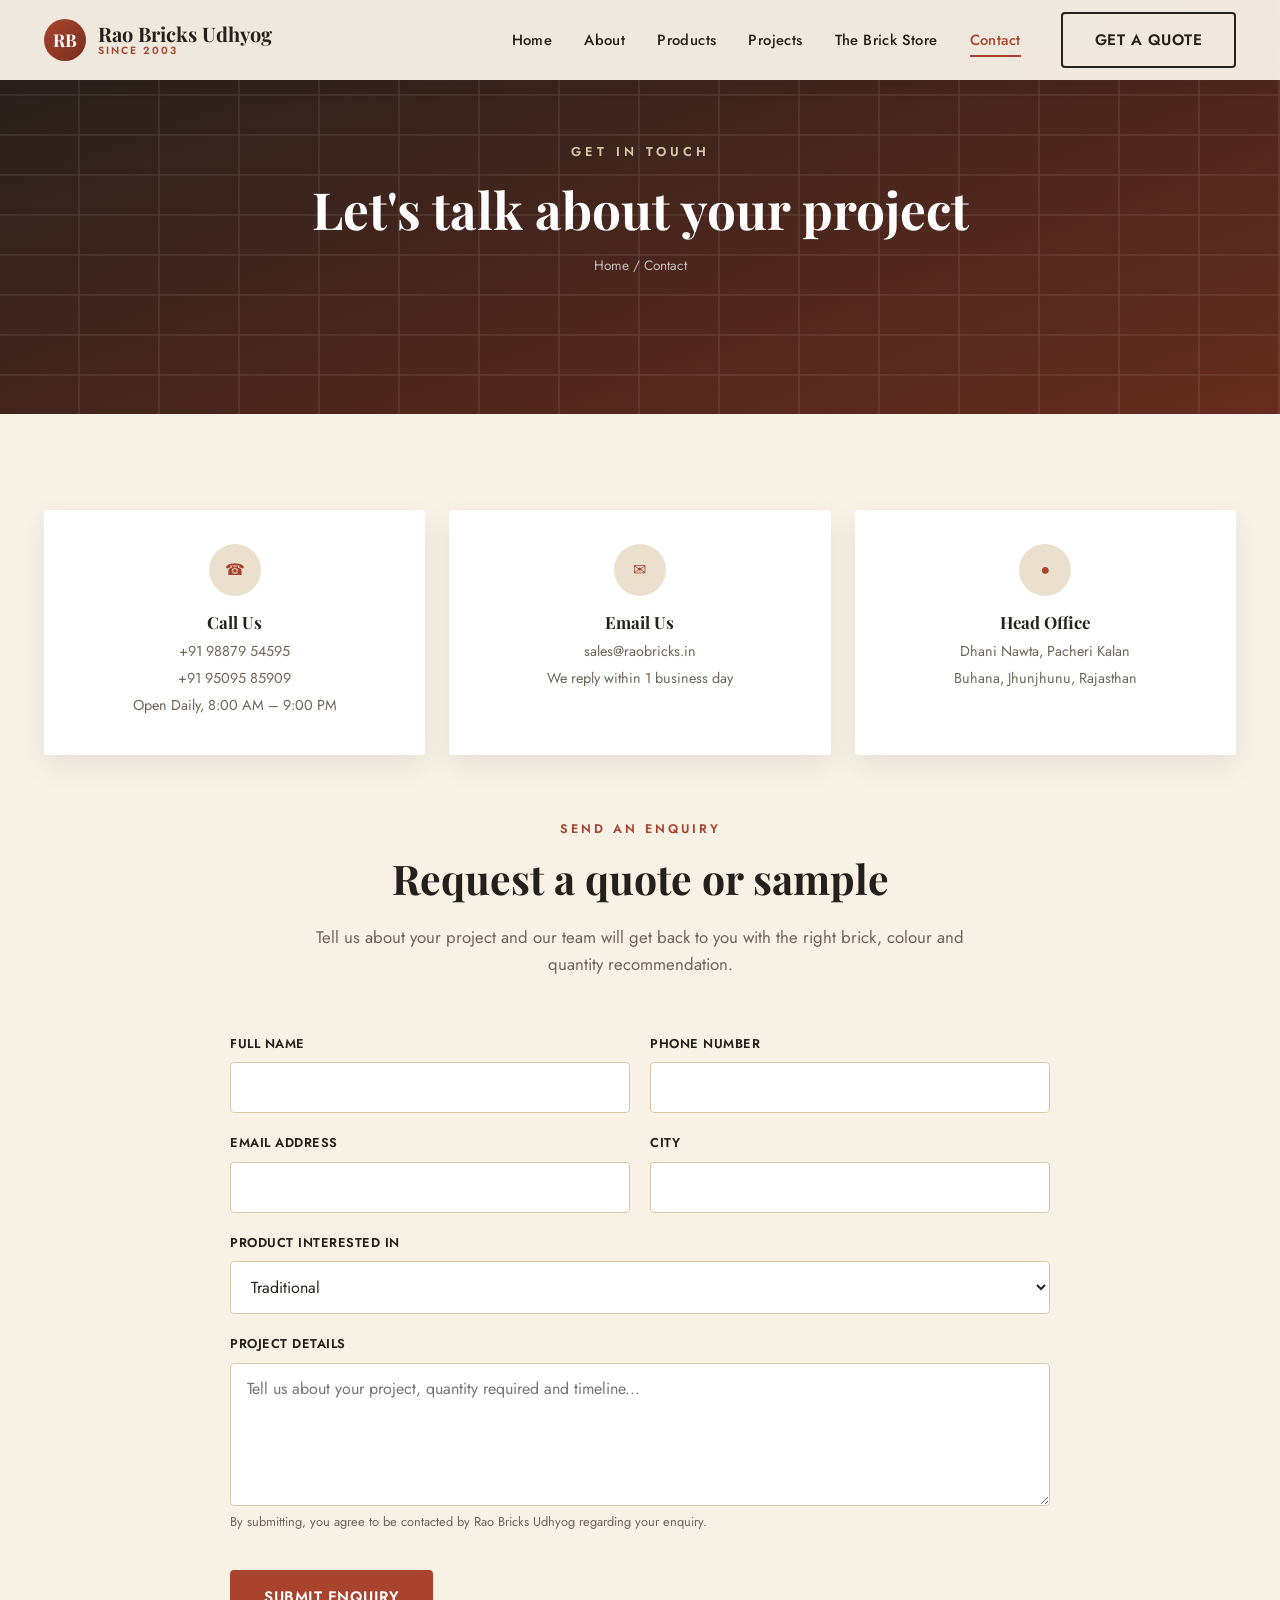
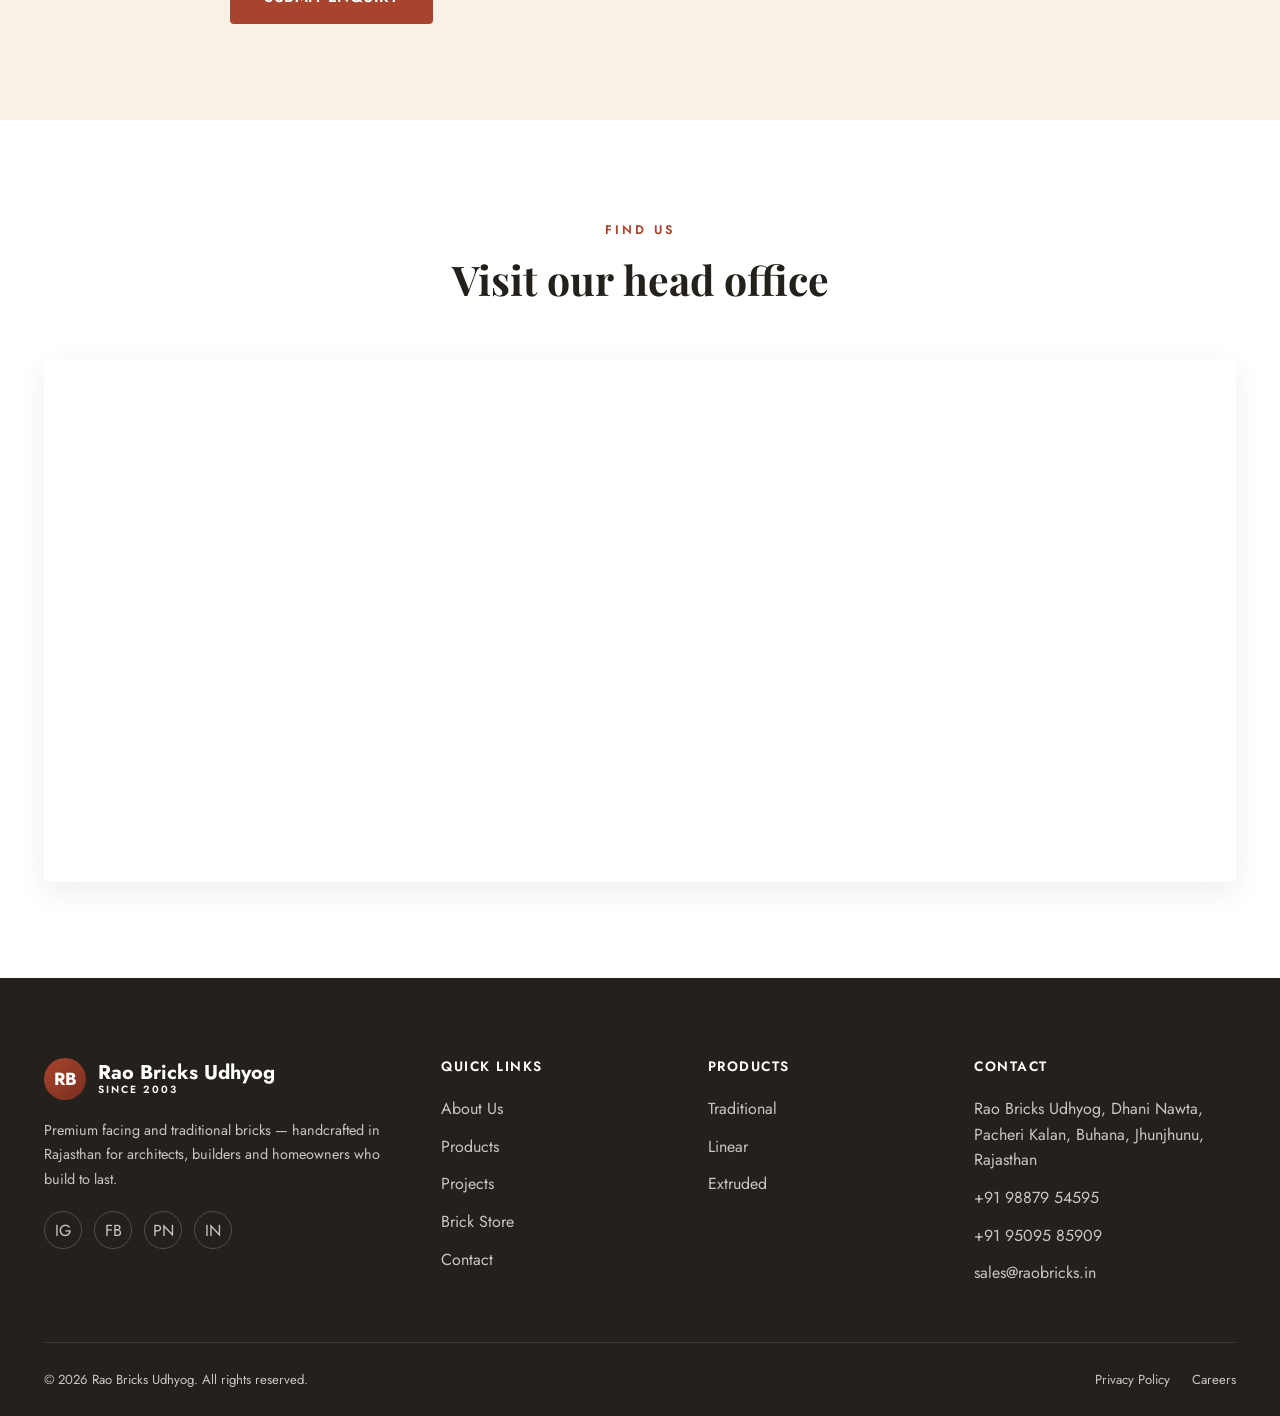
<file: contact.html>
<!DOCTYPE html>
<html lang="en">
<head>
<meta charset="UTF-8">
<meta name="viewport" content="width=device-width, initial-scale=1.0">
<title>Contact Us | Rao Bricks Udhyog</title>
<meta name="description" content="Get in touch with Rao Bricks Udhyog in Jhunjhunu, Rajasthan for product enquiries, sample requests and project support.">
<link rel="icon" href="data:image/svg+xml,<svg xmlns=%22http://www.w3.org/2000/svg%22 viewBox=%220 0 100 100%22><rect width=%22100%22 height=%22100%22 rx=%2220%22 fill=%22%23a8442e%22/><text x=%2250%22 y=%2266%22 font-size=%2255%22 fill=%22white%22 text-anchor=%22middle%22 font-family=%22Georgia%22>R</text></svg>">
<link rel="preconnect" href="https://fonts.googleapis.com">
<link href="https://fonts.googleapis.com/css2?family=Playfair+Display:ital,wght@0,600;0,700;1,600&family=Jost:wght@400;500;600;700&display=swap" rel="stylesheet">
<link rel="stylesheet" href="css/style.css">
</head>
<body>

<header class="site-header solid">
  <div class="container">
    <a href="index.html" class="logo">
      <span class="logo-mark">RB</span>
      <span class="logo-text"><strong>Rao Bricks Udhyog</strong><span>Since 2003</span></span>
    </a>
    <nav class="main-nav">
      <ul class="nav-links">
        <li><a href="index.html">Home</a></li>
        <li><a href="about.html">About</a></li>
        <li><a href="products.html">Products</a></li>
        <li><a href="gallery.html">Projects</a></li>
        <li><a href="locations.html">The Brick Store</a></li>
        <li><a href="contact.html" class="active">Contact</a></li>
      </ul>
      <div class="nav-cta">
        <a href="tel:+919887954595" class="btn btn-dark">Get a Quote</a>
      </div>
    </nav>
    <button class="nav-toggle" aria-label="Toggle navigation"><span></span><span></span><span></span></button>
  </div>
</header>

<div class="page-banner">
  <div class="brick-pattern"></div>
  <div class="page-banner-content">
    <span class="eyebrow">Get In Touch</span>
    <h1>Let's talk about your project</h1>
    <div class="breadcrumb"><a href="index.html">Home</a> / Contact</div>
  </div>
</div>

<section>
  <div class="container">
    <div class="contact-info-grid reveal">
      <div class="info-card">
        <div class="icon">&#9742;</div>
        <h3>Call Us</h3>
        <p><a href="tel:+919887954595">+91 98879 54595</a></p>
        <p><a href="tel:+919509585909">+91 95095 85909</a></p>
        <p>Open Daily, 8:00 AM – 9:00 PM</p>
      </div>
      <div class="info-card">
        <div class="icon">&#9993;</div>
        <h3>Email Us</h3>
        <p><a href="mailto:sales@raobricks.in">sales@raobricks.in</a></p>
        <p>We reply within 1 business day</p>
      </div>
      <div class="info-card">
        <div class="icon">&#9679;</div>
        <h3>Head Office</h3>
        <p>Dhani Nawta, Pacheri Kalan</p>
        <p>Buhana, Jhunjhunu, Rajasthan</p>
      </div>
    </div>

    <div class="section-heading reveal">
      <span class="eyebrow">Send an Enquiry</span>
      <h2>Request a quote or sample</h2>
      <p>Tell us about your project and our team will get back to you with the right brick, colour and quantity recommendation.</p>
    </div>

    <div style="max-width:820px; margin:0 auto;" class="reveal">
      <div class="form-success">Thank you! Your enquiry has been received — our team will contact you shortly.</div>
      <form id="contact-form">
        <div class="form-grid">
          <div class="form-field">
            <label for="name">Full Name</label>
            <input type="text" id="name" name="name" required>
          </div>
          <div class="form-field">
            <label for="phone">Phone Number</label>
            <input type="tel" id="phone" name="phone" required>
          </div>
          <div class="form-field">
            <label for="email">Email Address</label>
            <input type="email" id="email" name="email" required>
          </div>
          <div class="form-field">
            <label for="city">City</label>
            <input type="text" id="city" name="city">
          </div>
          <div class="form-field full">
            <label for="product">Product Interested In</label>
            <select id="product" name="product">
              <option value="traditional">Traditional</option>
              <option value="linear">Linear</option>
              <option value="extruded">Extruded</option>
              <option value="not-sure">Not sure yet</option>
            </select>
          </div>
          <div class="form-field full">
            <label for="message">Project Details</label>
            <textarea id="message" name="message" rows="5" placeholder="Tell us about your project, quantity required and timeline..."></textarea>
          </div>
        </div>
        <p class="form-note">By submitting, you agree to be contacted by Rao Bricks Udhyog regarding your enquiry.</p>
        <br>
        <button type="submit" class="btn btn-primary">Submit Enquiry</button>
      </form>
    </div>
  </div>
</section>

<section class="section-alt">
  <div class="container">
    <div class="section-heading reveal">
      <span class="eyebrow">Find Us</span>
      <h2>Visit our head office</h2>
    </div>
    <div class="map-embed reveal">
      <iframe src="https://www.google.com/maps?q=28.120269,75.961305&z=17&output=embed" loading="lazy" referrerpolicy="no-referrer-when-downgrade" title="Rao Bricks Udhyog head office map"></iframe>
    </div>
  </div>
</section>

<footer class="site-footer">
  <div class="container">
    <div class="footer-grid">
      <div class="footer-about">
        <div class="footer-logo">
          <span class="logo-mark">RB</span>
          <span class="logo-text"><strong>Rao Bricks Udhyog</strong><span>Since 2003</span></span>
        </div>
        <p>Premium facing and traditional bricks — handcrafted in Rajasthan for architects, builders and homeowners who build to last.</p>
        <div class="footer-social">
          <a href="#" aria-label="Instagram">IG</a>
          <a href="#" aria-label="Facebook">FB</a>
          <a href="#" aria-label="Pinterest">PN</a>
          <a href="#" aria-label="LinkedIn">IN</a>
        </div>
      </div>
      <div>
        <h4>Quick Links</h4>
        <ul>
          <li><a href="about.html">About Us</a></li>
          <li><a href="products.html">Products</a></li>
          <li><a href="gallery.html">Projects</a></li>
          <li><a href="locations.html">Brick Store</a></li>
          <li><a href="contact.html">Contact</a></li>
        </ul>
      </div>
      <div>
        <h4>Products</h4>
        <ul>
          <li><a href="products.html#traditional">Traditional</a></li>
          <li><a href="products.html#linear">Linear</a></li>
          <li><a href="products.html#extruded">Extruded</a></li>
        </ul>
      </div>
      <div>
        <h4>Contact</h4>
        <ul>
          <li>Rao Bricks Udhyog, Dhani Nawta, Pacheri Kalan, Buhana, Jhunjhunu, Rajasthan</li>
          <li><a href="tel:+919887954595">+91 98879 54595</a></li>
          <li><a href="tel:+919509585909">+91 95095 85909</a></li>
          <li><a href="mailto:sales@raobricks.in">sales@raobricks.in</a></li>
        </ul>
      </div>
    </div>
    <div class="footer-bottom">
      <span>&copy; <span id="year"></span> Rao Bricks Udhyog. All rights reserved.</span>
      <div class="legal">
        <a href="#">Privacy Policy</a>
        <a href="#">Careers</a>
      </div>
    </div>
  </div>
</footer>

<button class="back-to-top" aria-label="Back to top">&uarr;</button>

<script src="js/main.js"></script>
<script>document.getElementById('year').textContent = new Date().getFullYear();</script>
</body>
</html>
</file>
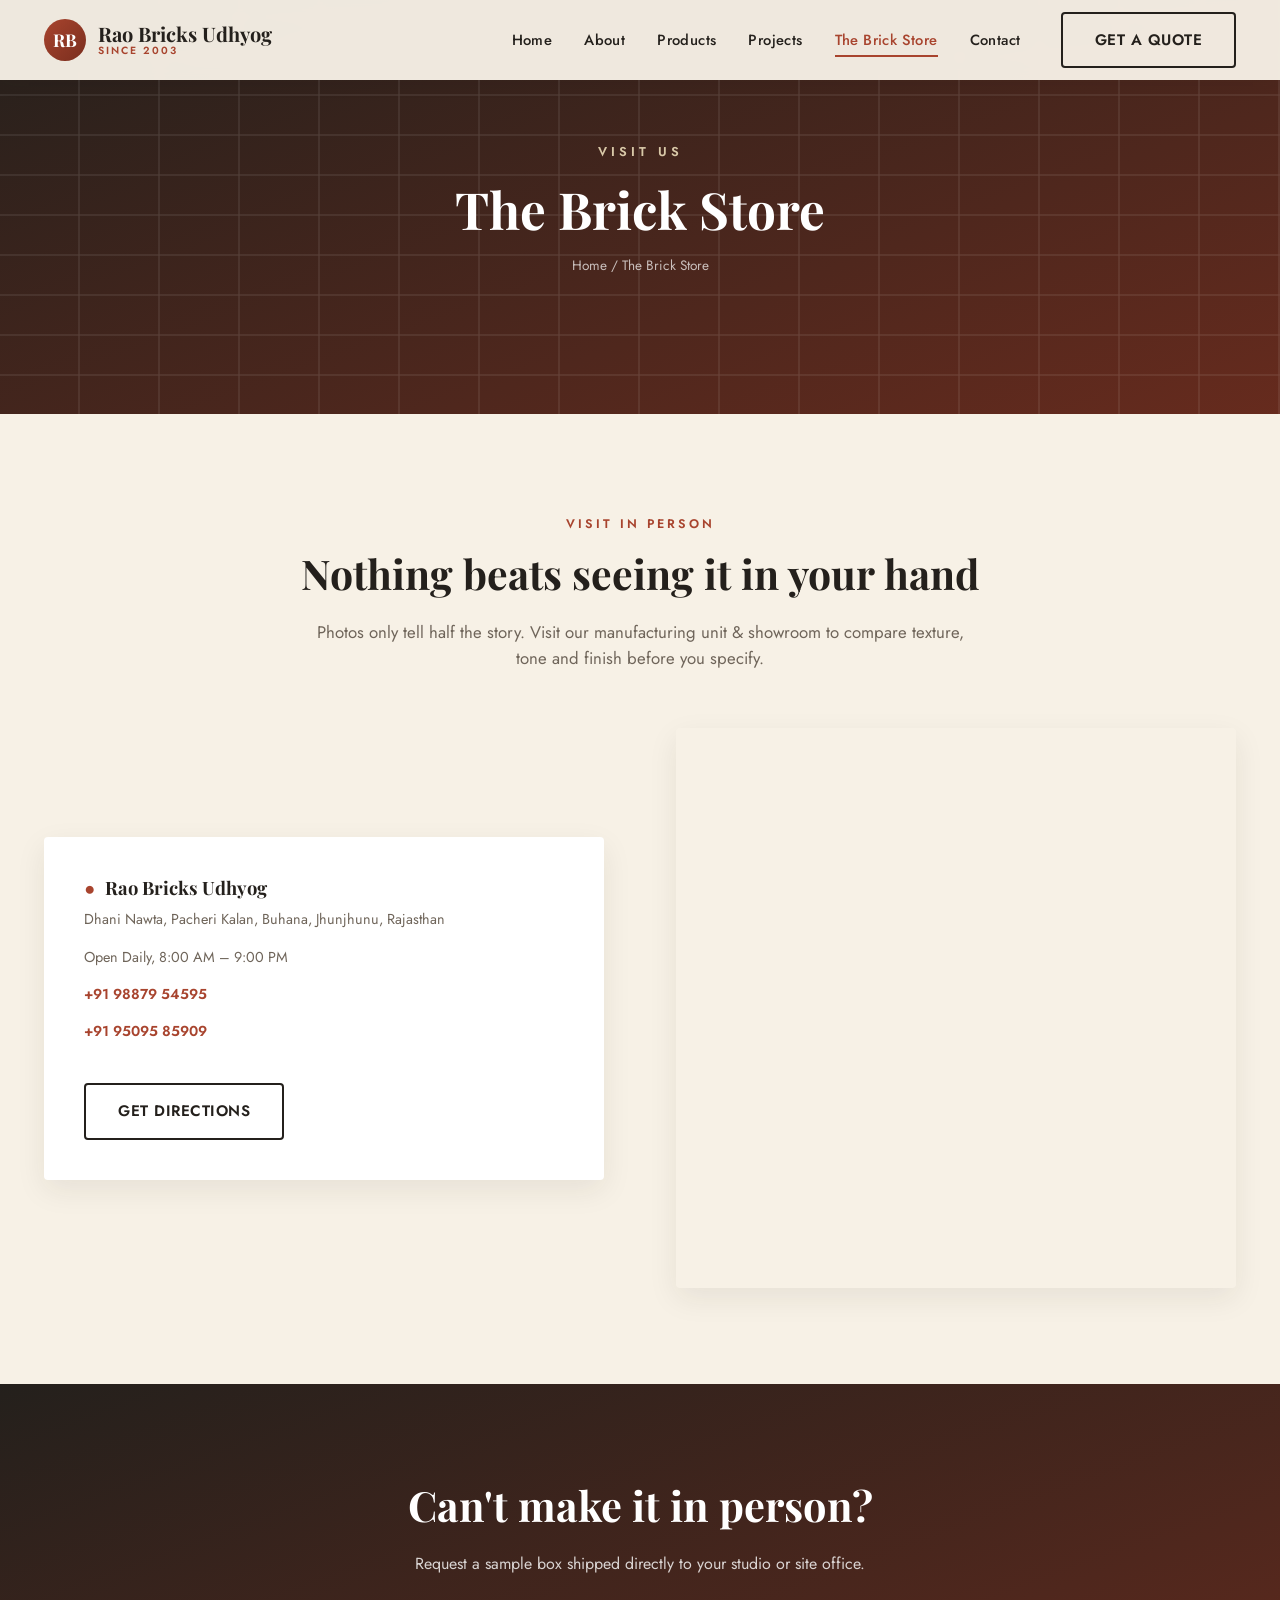
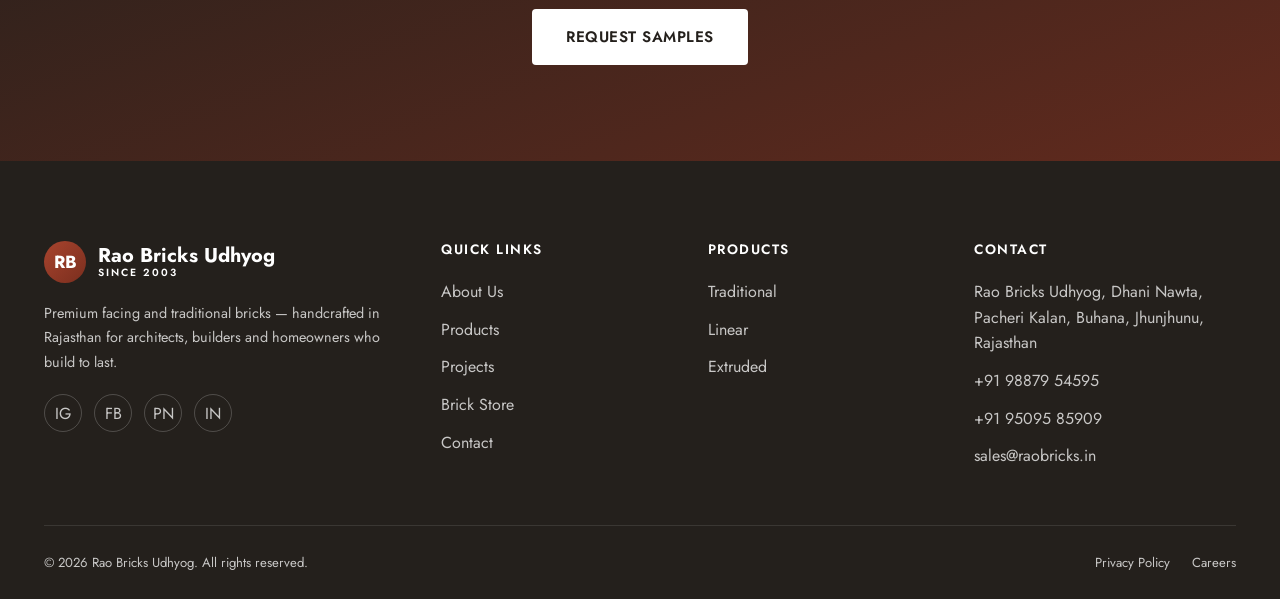
<file: locations.html>
<!DOCTYPE html>
<html lang="en">
<head>
<meta charset="UTF-8">
<meta name="viewport" content="width=device-width, initial-scale=1.0">
<title>The Brick Store — Visit Us | Rao Bricks Udhyog</title>
<meta name="description" content="Visit Rao Bricks Udhyog in Buhana, Jhunjhunu, Rajasthan to see, touch and compare our full brick range in person.">
<link rel="icon" href="data:image/svg+xml,<svg xmlns=%22http://www.w3.org/2000/svg%22 viewBox=%220 0 100 100%22><rect width=%22100%22 height=%22100%22 rx=%2220%22 fill=%22%23a8442e%22/><text x=%2250%22 y=%2266%22 font-size=%2255%22 fill=%22white%22 text-anchor=%22middle%22 font-family=%22Georgia%22>R</text></svg>">
<link rel="preconnect" href="https://fonts.googleapis.com">
<link href="https://fonts.googleapis.com/css2?family=Playfair+Display:ital,wght@0,600;0,700;1,600&family=Jost:wght@400;500;600;700&display=swap" rel="stylesheet">
<link rel="stylesheet" href="css/style.css">
</head>
<body>

<header class="site-header solid">
  <div class="container">
    <a href="index.html" class="logo">
      <span class="logo-mark">RB</span>
      <span class="logo-text"><strong>Rao Bricks Udhyog</strong><span>Since 2003</span></span>
    </a>
    <nav class="main-nav">
      <ul class="nav-links">
        <li><a href="index.html">Home</a></li>
        <li><a href="about.html">About</a></li>
        <li><a href="products.html">Products</a></li>
        <li><a href="gallery.html">Projects</a></li>
        <li><a href="locations.html" class="active">The Brick Store</a></li>
        <li><a href="contact.html">Contact</a></li>
      </ul>
      <div class="nav-cta">
        <a href="tel:+919887954595" class="btn btn-dark">Get a Quote</a>
      </div>
    </nav>
    <button class="nav-toggle" aria-label="Toggle navigation"><span></span><span></span><span></span></button>
  </div>
</header>

<div class="page-banner">
  <div class="brick-pattern"></div>
  <div class="page-banner-content">
    <span class="eyebrow">Visit Us</span>
    <h1>The Brick Store</h1>
    <div class="breadcrumb"><a href="index.html">Home</a> / The Brick Store</div>
  </div>
</div>

<section>
  <div class="container">
    <div class="section-heading reveal">
      <span class="eyebrow">Visit In Person</span>
      <h2>Nothing beats seeing it in your hand</h2>
      <p>Photos only tell half the story. Visit our manufacturing unit &amp; showroom to compare texture, tone and finish before you specify.</p>
    </div>

    <div class="about-split reveal">
      <div class="location-card" style="padding:40px;">
        <h3><span class="pin">&#9679;</span> Rao Bricks Udhyog</h3>
        <p>Dhani Nawta, Pacheri Kalan, Buhana, Jhunjhunu, Rajasthan</p>
        <p>Open Daily, 8:00 AM – 9:00 PM</p>
        <p><a class="tel" href="tel:+919887954595">+91 98879 54595</a></p>
        <p><a class="tel" href="tel:+919509585909">+91 95095 85909</a></p>
        <br>
        <a href="https://maps.app.goo.gl/iKLNun7xMQVMpMBe7" target="_blank" rel="noopener" class="btn btn-dark">Get Directions</a>
      </div>
      <div class="map-embed" style="aspect-ratio:1/1;">
        <iframe src="https://www.google.com/maps?q=28.120269,75.961305&z=17&output=embed" loading="lazy" referrerpolicy="no-referrer-when-downgrade" title="Rao Bricks Udhyog location map"></iframe>
      </div>
    </div>
  </div>
</section>

<section class="band">
  <div class="container">
    <h2>Can't make it in person?</h2>
    <p>Request a sample box shipped directly to your studio or site office.</p>
    <a href="contact.html" class="btn btn-primary">Request Samples</a>
  </div>
</section>

<footer class="site-footer">
  <div class="container">
    <div class="footer-grid">
      <div class="footer-about">
        <div class="footer-logo">
          <span class="logo-mark">RB</span>
          <span class="logo-text"><strong>Rao Bricks Udhyog</strong><span>Since 2003</span></span>
        </div>
        <p>Premium facing and traditional bricks — handcrafted in Rajasthan for architects, builders and homeowners who build to last.</p>
        <div class="footer-social">
          <a href="#" aria-label="Instagram">IG</a>
          <a href="#" aria-label="Facebook">FB</a>
          <a href="#" aria-label="Pinterest">PN</a>
          <a href="#" aria-label="LinkedIn">IN</a>
        </div>
      </div>
      <div>
        <h4>Quick Links</h4>
        <ul>
          <li><a href="about.html">About Us</a></li>
          <li><a href="products.html">Products</a></li>
          <li><a href="gallery.html">Projects</a></li>
          <li><a href="locations.html">Brick Store</a></li>
          <li><a href="contact.html">Contact</a></li>
        </ul>
      </div>
      <div>
        <h4>Products</h4>
        <ul>
          <li><a href="products.html#traditional">Traditional</a></li>
          <li><a href="products.html#linear">Linear</a></li>
          <li><a href="products.html#extruded">Extruded</a></li>
        </ul>
      </div>
      <div>
        <h4>Contact</h4>
        <ul>
          <li>Rao Bricks Udhyog, Dhani Nawta, Pacheri Kalan, Buhana, Jhunjhunu, Rajasthan</li>
          <li><a href="tel:+919887954595">+91 98879 54595</a></li>
          <li><a href="tel:+919509585909">+91 95095 85909</a></li>
          <li><a href="mailto:sales@raobricks.in">sales@raobricks.in</a></li>
        </ul>
      </div>
    </div>
    <div class="footer-bottom">
      <span>&copy; <span id="year"></span> Rao Bricks Udhyog. All rights reserved.</span>
      <div class="legal">
        <a href="#">Privacy Policy</a>
        <a href="#">Careers</a>
      </div>
    </div>
  </div>
</footer>

<button class="back-to-top" aria-label="Back to top">&uarr;</button>

<script src="js/main.js"></script>
<script>document.getElementById('year').textContent = new Date().getFullYear();</script>
</body>
</html>
</file>
<file: css/style.css>
/* ==========================================================================
   Rao Bricks Udhyog — Design System
   ========================================================================== */

:root {
  /* Color palette — earthy brick tones */
  --color-brick: #a8442e;
  --color-brick-dark: #7a2e1e;
  --color-brick-light: #c9634a;
  --color-charcoal: #24201c;
  --color-charcoal-soft: #3a332c;
  --color-cream: #f7f1e6;
  --color-beige: #ebe0cd;
  --color-beige-dark: #d9c9a8;
  --color-gold: #b8863f;
  --color-white: #ffffff;
  --color-ink: #2b2420;
  --color-muted: #6f655a;

  --font-display: "Playfair Display", Georgia, serif;
  --font-body: "Jost", "Segoe UI", sans-serif;

  --container-width: 1240px;
  --radius: 4px;
  --shadow-soft: 0 10px 30px rgba(36, 32, 28, 0.08);
  --shadow-strong: 0 20px 45px rgba(36, 32, 28, 0.18);
  --transition: 0.35s cubic-bezier(0.4, 0, 0.2, 1);
}

/* ---- Reset ---- */
* , *::before, *::after { box-sizing: border-box; }
html { scroll-behavior: smooth; }
body {
  margin: 0;
  font-family: var(--font-body);
  color: var(--color-ink);
  background: var(--color-cream);
  line-height: 1.6;
  -webkit-font-smoothing: antialiased;
}
img { max-width: 100%; display: block; }
a { color: inherit; text-decoration: none; }
ul { list-style: none; margin: 0; padding: 0; }
h1, h2, h3, h4 {
  font-family: var(--font-display);
  color: var(--color-charcoal);
  margin: 0 0 0.5em;
  line-height: 1.2;
  font-weight: 700;
}
p { margin: 0 0 1em; }
button { font-family: inherit; cursor: pointer; }
input, textarea, select { font-family: inherit; font-size: 1rem; }

.container {
  width: 100%;
  max-width: var(--container-width);
  margin: 0 auto;
  padding: 0 24px;
}

section { padding: 96px 0; }
@media (max-width: 768px) {
  section { padding: 64px 0; }
}

.section-heading { text-align: center; max-width: 680px; margin: 0 auto 56px; }
.section-heading .eyebrow {
  display: inline-block;
  font-family: var(--font-body);
  letter-spacing: 3px;
  text-transform: uppercase;
  font-size: 0.78rem;
  color: var(--color-brick);
  font-weight: 600;
  margin-bottom: 14px;
}
.section-heading h2 { font-size: clamp(1.8rem, 3.2vw, 2.6rem); }
.section-heading p { color: var(--color-muted); font-size: 1.05rem; margin-top: 12px; }

/* ---- Buttons ---- */
.btn {
  display: inline-flex;
  align-items: center;
  gap: 10px;
  padding: 14px 32px;
  border-radius: var(--radius);
  font-size: 0.95rem;
  font-weight: 600;
  letter-spacing: 0.5px;
  text-transform: uppercase;
  border: 2px solid transparent;
  transition: all var(--transition);
}
.btn-primary { background: var(--color-brick); color: var(--color-white); }
.btn-primary:hover { background: var(--color-brick-dark); transform: translateY(-2px); box-shadow: var(--shadow-soft); }
.btn-outline { border-color: var(--color-white); color: var(--color-white); }
.btn-outline:hover { background: var(--color-white); color: var(--color-charcoal); }
.btn-dark { border-color: var(--color-charcoal); color: var(--color-charcoal); }
.btn-dark:hover { background: var(--color-charcoal); color: var(--color-white); }

/* ---- Header ---- */
.site-header {
  position: fixed;
  top: 0; left: 0; right: 0;
  z-index: 1000;
  background: transparent;
  transition: background var(--transition), box-shadow var(--transition), padding var(--transition);
  padding: 22px 0;
}
.site-header.is-scrolled,
.site-header.solid {
  background: rgba(247, 241, 230, 0.96);
  backdrop-filter: blur(6px);
  box-shadow: 0 2px 18px rgba(36, 32, 28, 0.08);
  padding: 12px 0;
}
.site-header .container { display: flex; align-items: center; justify-content: space-between; }

.logo { display: flex; align-items: center; gap: 12px; font-family: var(--font-display); }
.logo-mark {
  width: 42px; height: 42px;
  border-radius: 50%;
  background: linear-gradient(135deg, var(--color-brick), var(--color-brick-dark));
  display: flex; align-items: center; justify-content: center;
  color: var(--color-white);
  font-weight: 700;
  font-size: 1.1rem;
  flex-shrink: 0;
}
.logo-text { display: flex; flex-direction: column; line-height: 1.1; }
.logo-text strong { font-size: 1.25rem; color: var(--color-charcoal); }
.logo-text span { font-size: 0.65rem; letter-spacing: 2px; text-transform: uppercase; color: var(--color-brick); font-family: var(--font-body); font-weight: 600; }
.site-header:not(.is-scrolled):not(.solid) .logo-text strong,
.site-header:not(.is-scrolled):not(.solid) .logo-text span { color: var(--color-white); }

.main-nav { display: flex; align-items: center; gap: 40px; }
.nav-links { display: flex; gap: 32px; }
.nav-links a {
  font-size: 0.92rem;
  font-weight: 500;
  letter-spacing: 0.4px;
  color: var(--color-charcoal);
  position: relative;
  padding: 4px 0;
}
.site-header:not(.is-scrolled):not(.solid) .nav-links a { color: var(--color-white); }
.nav-links a::after {
  content: "";
  position: absolute; left: 0; bottom: -2px;
  width: 0; height: 2px;
  background: var(--color-brick);
  transition: width var(--transition);
}
.nav-links a:hover::after, .nav-links a.active::after { width: 100%; }
.nav-links a.active { color: var(--color-brick); }
.site-header:not(.is-scrolled):not(.solid) .nav-links a.active { color: var(--color-brick-light); }

.nav-cta { display: flex; align-items: center; gap: 18px; }
.site-header:not(.is-scrolled):not(.solid) .nav-cta .btn-dark { border-color: var(--color-white); color: var(--color-white); }
.site-header:not(.is-scrolled):not(.solid) .nav-cta .btn-dark:hover { background: var(--color-white); color: var(--color-charcoal); }

.nav-toggle {
  display: none;
  flex-direction: column;
  gap: 5px;
  background: none;
  border: none;
  padding: 6px;
  z-index: 1100;
}
.nav-toggle span {
  width: 26px; height: 2px;
  background: var(--color-charcoal);
  transition: all var(--transition);
}
.site-header:not(.is-scrolled):not(.solid) .nav-toggle span { background: var(--color-white); }
.nav-toggle.open span { background: var(--color-charcoal); }
.nav-toggle.open span:nth-child(1) { transform: translateY(7px) rotate(45deg); }
.nav-toggle.open span:nth-child(2) { opacity: 0; }
.nav-toggle.open span:nth-child(3) { transform: translateY(-7px) rotate(-45deg); }

@media (max-width: 960px) {
  .nav-toggle { display: flex; }
  .main-nav {
    position: fixed;
    inset: 0 0 0 30%;
    background: var(--color-cream);
    flex-direction: column;
    justify-content: center;
    align-items: flex-start;
    padding: 40px;
    transform: translateX(100%);
    transition: transform var(--transition);
    box-shadow: -10px 0 40px rgba(0,0,0,0.15);
  }
  .main-nav.open { transform: translateX(0); }
  .nav-links { flex-direction: column; gap: 22px; }
  .nav-links a, .site-header:not(.is-scrolled):not(.solid) .nav-links a { color: var(--color-charcoal); font-size: 1.1rem; }
  .nav-cta { margin-top: 30px; }
  .site-header:not(.is-scrolled):not(.solid) .nav-cta .btn-dark { border-color: var(--color-charcoal); color: var(--color-charcoal); }
}

/* ---- Hero / Page banner ---- */
.hero {
  position: relative;
  min-height: 100vh;
  display: flex;
  align-items: center;
  overflow: hidden;
  background: var(--color-charcoal);
}
.hero-slide {
  position: absolute; inset: 0;
  opacity: 0;
  transition: opacity 1.4s ease;
  background-size: cover;
  background-position: center;
}
.hero-slide.active { opacity: 1; }
.hero-slide::after {
  content: "";
  position: absolute; inset: 0;
  background: linear-gradient(180deg, rgba(36,32,28,0.55) 0%, rgba(36,32,28,0.35) 40%, rgba(36,32,28,0.75) 100%);
}
.hero-content {
  position: relative;
  z-index: 2;
  color: var(--color-white);
  max-width: 760px;
  padding: 0 24px;
  margin: 0 auto;
  text-align: center;
}
.hero-content .eyebrow {
  text-transform: uppercase;
  letter-spacing: 4px;
  font-size: 0.8rem;
  font-weight: 600;
  color: var(--color-beige-dark);
  display: block;
  margin-bottom: 20px;
}
.hero-content h1 {
  color: var(--color-white);
  font-size: clamp(2.2rem, 5.5vw, 4rem);
  font-style: italic;
  margin-bottom: 24px;
}
.hero-content p { font-size: 1.15rem; color: rgba(255,255,255,0.85); max-width: 560px; margin: 0 auto 36px; }
.hero-actions { display: flex; gap: 18px; justify-content: center; flex-wrap: wrap; }

.hero-dots {
  position: absolute;
  bottom: 40px; left: 50%; transform: translateX(-50%);
  display: flex; gap: 10px; z-index: 3;
}
.hero-dots button {
  width: 10px; height: 10px; border-radius: 50%;
  background: rgba(255,255,255,0.4);
  border: none;
  padding: 0;
  transition: background var(--transition), transform var(--transition);
}
.hero-dots button.active { background: var(--color-white); transform: scale(1.2); }

.scroll-cue {
  position: absolute; bottom: 38px; right: 48px;
  color: var(--color-white);
  writing-mode: vertical-rl;
  font-size: 0.75rem;
  letter-spacing: 3px;
  text-transform: uppercase;
  opacity: 0.75;
  z-index: 3;
  display: flex; align-items: center; gap: 12px;
}
.scroll-cue::after { content: ""; width: 1px; height: 50px; background: var(--color-white); display: block; }
@media (max-width: 768px) { .scroll-cue { display: none; } }

/* Inner page banner (non-home hero) */
.page-banner {
  position: relative;
  min-height: 46vh;
  display: flex;
  align-items: center;
  justify-content: center;
  background: linear-gradient(160deg, var(--color-charcoal) 0%, var(--color-brick-dark) 130%);
  color: var(--color-white);
  text-align: center;
  overflow: hidden;
}
.page-banner .brick-pattern { position: absolute; inset: 0; opacity: 0.12; background-image: repeating-linear-gradient(0deg, transparent 0 38px, rgba(255,255,255,0.6) 38px 40px), repeating-linear-gradient(90deg, transparent 0 78px, rgba(255,255,255,0.6) 78px 80px); }
.page-banner-content { position: relative; z-index: 2; padding: 0 24px; }
.page-banner .eyebrow { text-transform: uppercase; letter-spacing: 4px; font-size: 0.8rem; color: var(--color-beige-dark); font-weight: 600; }
.page-banner h1 { color: var(--color-white); font-size: clamp(2rem, 4.5vw, 3.2rem); margin: 16px 0 14px; }
.breadcrumb { font-size: 0.85rem; color: rgba(255,255,255,0.7); }
.breadcrumb a:hover { color: var(--color-white); }

/* ---- Feature / About ---- */
.about-split { display: grid; grid-template-columns: 1fr 1fr; gap: 72px; align-items: center; }
@media (max-width: 860px) { .about-split { grid-template-columns: 1fr; gap: 40px; } }
.about-media { position: relative; }
.media-block {
  border-radius: var(--radius);
  aspect-ratio: 4/5;
  background: linear-gradient(135deg, var(--color-beige), var(--color-beige-dark));
  display: flex; align-items: center; justify-content: center;
  color: var(--color-muted);
  font-size: 0.85rem;
  text-align: center;
  box-shadow: var(--shadow-soft);
  position: relative;
  overflow: hidden;
}
.media-block img { width: 100%; height: 100%; object-fit: cover; }
.media-block span { position: relative; z-index: 1; font-weight: 600; letter-spacing: 0.5px; padding: 20px; }

/* Sample-photo badge shown on placeholder stock imagery */
.sample-badge {
  position: absolute;
  bottom: 10px; right: 10px;
  z-index: 2;
  background: rgba(36, 32, 28, 0.72);
  color: var(--color-white);
  font-size: 0.6rem;
  text-transform: uppercase;
  letter-spacing: 1px;
  font-weight: 600;
  padding: 4px 10px;
  border-radius: 20px;
  pointer-events: none;
}
.media-badge {
  position: absolute;
  bottom: -24px; left: -24px;
  background: var(--color-brick);
  color: var(--color-white);
  padding: 22px 26px;
  border-radius: var(--radius);
  box-shadow: var(--shadow-strong);
  text-align: center;
}
.media-badge strong { display: block; font-family: var(--font-display); font-size: 2rem; }
.media-badge span { font-size: 0.72rem; text-transform: uppercase; letter-spacing: 1.5px; }

.stat-row { display: flex; gap: 40px; margin-top: 36px; flex-wrap: wrap; }
.stat-row .stat strong { display: block; font-family: var(--font-display); font-size: 2.1rem; color: var(--color-brick); }
.stat-row .stat span { font-size: 0.8rem; text-transform: uppercase; letter-spacing: 1px; color: var(--color-muted); }

/* ---- Cards / grids ---- */
.grid { display: grid; gap: 32px; }
.grid-3 { grid-template-columns: repeat(3, 1fr); }
.grid-4 { grid-template-columns: repeat(4, 1fr); }
@media (max-width: 960px) { .grid-3, .grid-4 { grid-template-columns: repeat(2, 1fr); } }
@media (max-width: 600px) { .grid-3, .grid-4 { grid-template-columns: 1fr; } }

.card {
  background: var(--color-white);
  border-radius: var(--radius);
  overflow: hidden;
  box-shadow: var(--shadow-soft);
  transition: transform var(--transition), box-shadow var(--transition);
}
.card:hover { transform: translateY(-6px); box-shadow: var(--shadow-strong); }
.card-media {
  aspect-ratio: 4/3;
  background: linear-gradient(135deg, var(--color-beige), var(--color-beige-dark));
  display: flex; align-items: center; justify-content: center;
  color: var(--color-muted); font-size: 0.8rem;
  position: relative;
  overflow: hidden;
}
.card-media img { width: 100%; height: 100%; object-fit: cover; }
.card-media.dark { background: linear-gradient(135deg, var(--color-charcoal-soft), var(--color-charcoal)); color: rgba(255,255,255,0.6); }
.card-body { padding: 24px 26px; }
.card-body h3 { font-size: 1.2rem; margin-bottom: 8px; }
.card-body p { color: var(--color-muted); font-size: 0.92rem; margin-bottom: 14px; }
.card-tag {
  display: inline-block;
  font-size: 0.68rem;
  text-transform: uppercase;
  letter-spacing: 1px;
  background: var(--color-beige);
  color: var(--color-brick-dark);
  padding: 5px 12px;
  border-radius: 30px;
  font-weight: 600;
  margin-bottom: 10px;
}
.card-link { font-size: 0.85rem; font-weight: 600; color: var(--color-brick); display: inline-flex; align-items: center; gap: 6px; }
.card-link .arrow { transition: transform var(--transition); }
.card:hover .card-link .arrow { transform: translateX(4px); }

/* ---- Color palette swatches ---- */
.palette-grid { display: grid; grid-template-columns: repeat(4, 1fr); gap: 22px; }
@media (max-width: 860px) { .palette-grid { grid-template-columns: repeat(2, 1fr); } }
.palette-grid-3 { grid-template-columns: repeat(3, 1fr); max-width: 760px; margin: 0 auto; }
@media (max-width: 640px) { .palette-grid-3 { grid-template-columns: 1fr; } }
.swatch {
  border-radius: var(--radius);
  padding: 26px 20px;
  text-align: center;
  color: var(--color-white);
  box-shadow: var(--shadow-soft);
  transition: transform var(--transition);
}
.swatch:hover { transform: translateY(-4px); }
.swatch strong { display: block; font-family: var(--font-display); font-size: 1.05rem; margin-bottom: 4px; }
.swatch span { font-size: 0.75rem; opacity: 0.85; }
.swatch.classic-reds { background: linear-gradient(135deg, #9c3b26, #6f2717); }
.swatch.multies { background: linear-gradient(135deg, #8a5a3c, #5c3a24); }
.swatch.darks { background: linear-gradient(135deg, #4a3b32, #241d18); }
.swatch.hamptons { background: linear-gradient(135deg, #c9a267, #a17a3f); }
.swatch.yellows { background: linear-gradient(135deg, #d1a94a, #a8822f); }
.swatch.rumbled { background: linear-gradient(135deg, #7c6a5a, #4f4237); }
.swatch.reclaimed { background: linear-gradient(135deg, #a15b3f, #6e3924); }
.swatch.terracotta { background: linear-gradient(135deg, #b8663f, #8a4327); }

/* ---- Category tabs (products page) ---- */
.tabs { display: flex; flex-wrap: wrap; gap: 12px; justify-content: center; margin-bottom: 48px; }
.tab-btn {
  padding: 10px 22px;
  border-radius: 30px;
  border: 1px solid var(--color-beige-dark);
  background: var(--color-white);
  font-size: 0.85rem;
  font-weight: 600;
  color: var(--color-charcoal);
  transition: all var(--transition);
}
.tab-btn:hover { border-color: var(--color-brick); color: var(--color-brick); }
.tab-btn.active { background: var(--color-brick); border-color: var(--color-brick); color: var(--color-white); }
.tab-panel { display: none; }
.tab-panel.active { display: block; animation: fadeIn 0.5s ease; }
@keyframes fadeIn { from { opacity: 0; transform: translateY(12px); } to { opacity: 1; transform: translateY(0); } }

.product-spec { list-style: none; padding: 0; margin: 14px 0 0; font-size: 0.82rem; color: var(--color-muted); display: flex; flex-direction: column; gap: 4px; }
.product-spec li strong { color: var(--color-charcoal); }

/* ---- Gallery filters ---- */
.filter-bar { display: flex; flex-wrap: wrap; gap: 10px; justify-content: center; margin-bottom: 44px; }
.filter-btn {
  padding: 9px 20px;
  border-radius: 30px;
  border: 1px solid var(--color-beige-dark);
  background: transparent;
  font-size: 0.82rem;
  font-weight: 600;
  color: var(--color-charcoal);
  transition: all var(--transition);
}
.filter-btn:hover, .filter-btn.active { background: var(--color-charcoal); border-color: var(--color-charcoal); color: var(--color-white); }
.gallery-item { display: none; }
.gallery-item.show { display: block; animation: fadeIn 0.5s ease; }

/* ---- Testimonials ---- */
.testimonial-slider { max-width: 780px; margin: 0 auto; text-align: center; position: relative; }
.testimonial { display: none; }
.testimonial.active { display: block; animation: fadeIn 0.6s ease; }
.testimonial p.quote { font-family: var(--font-display); font-style: italic; font-size: 1.4rem; color: var(--color-charcoal); margin-bottom: 24px; }
.testimonial .author strong { display: block; }
.testimonial .author span { font-size: 0.8rem; color: var(--color-muted); text-transform: uppercase; letter-spacing: 1px; }
.testimonial-dots { display: flex; gap: 10px; justify-content: center; margin-top: 30px; }
.testimonial-dots button { width: 9px; height: 9px; border-radius: 50%; border: none; background: var(--color-beige-dark); }
.testimonial-dots button.active { background: var(--color-brick); }

/* ---- Locations ---- */
.location-card { padding: 30px; background: var(--color-white); border-radius: var(--radius); box-shadow: var(--shadow-soft); transition: transform var(--transition); }
.location-card:hover { transform: translateY(-4px); }
.location-card h3 { display: flex; align-items: center; gap: 10px; font-size: 1.15rem; }
.location-card .pin { color: var(--color-brick); }
.location-card p { color: var(--color-muted); font-size: 0.9rem; }
.location-card a.tel { color: var(--color-brick); font-weight: 600; font-size: 0.9rem; }

/* ---- Bands / CTA ---- */
.band {
  background: linear-gradient(160deg, var(--color-charcoal) 0%, var(--color-brick-dark) 140%);
  color: var(--color-white);
  text-align: center;
  position: relative;
  overflow: hidden;
}
.band h2 { color: var(--color-white); font-size: clamp(1.8rem, 3.5vw, 2.6rem); }
.band p { color: rgba(255,255,255,0.8); max-width: 560px; margin: 14px auto 32px; }
.band .btn-primary { background: var(--color-white); color: var(--color-charcoal); }
.band .btn-primary:hover { background: var(--color-beige); }

.section-alt { background: var(--color-white); }

/* ---- Forms ---- */
.form-grid { display: grid; grid-template-columns: 1fr 1fr; gap: 20px; }
@media (max-width: 700px) { .form-grid { grid-template-columns: 1fr; } }
.form-field { display: flex; flex-direction: column; gap: 8px; }
.form-field.full { grid-column: 1 / -1; }
.form-field label { font-size: 0.8rem; font-weight: 600; text-transform: uppercase; letter-spacing: 0.5px; color: var(--color-charcoal); }
.form-field input, .form-field select, .form-field textarea {
  padding: 13px 16px;
  border: 1px solid var(--color-beige-dark);
  border-radius: var(--radius);
  background: var(--color-white);
  color: var(--color-ink);
  transition: border-color var(--transition);
}
.form-field input:focus, .form-field select:focus, .form-field textarea:focus { outline: none; border-color: var(--color-brick); }
.form-note { font-size: 0.8rem; color: var(--color-muted); margin-top: 6px; }
.form-success {
  display: none;
  background: #eef6ec;
  border: 1px solid #b7d9ae;
  color: #35662b;
  padding: 14px 18px;
  border-radius: var(--radius);
  margin-bottom: 22px;
  font-size: 0.9rem;
}
.form-success.show { display: block; }

/* ---- Contact info cards ---- */
.contact-info-grid { display: grid; grid-template-columns: repeat(3, 1fr); gap: 24px; margin-bottom: 60px; }
@media (max-width: 860px) { .contact-info-grid { grid-template-columns: 1fr; } }
.info-card { text-align: center; padding: 34px 24px; background: var(--color-white); border-radius: var(--radius); box-shadow: var(--shadow-soft); }
.info-card .icon { width: 52px; height: 52px; margin: 0 auto 16px; border-radius: 50%; background: var(--color-beige); display: flex; align-items: center; justify-content: center; color: var(--color-brick); }
.info-card h3 { font-size: 1.05rem; margin-bottom: 8px; }
.info-card p { color: var(--color-muted); font-size: 0.9rem; margin-bottom: 4px; }

.map-embed { border-radius: var(--radius); overflow: hidden; box-shadow: var(--shadow-soft); aspect-ratio: 16/7; }
.map-embed iframe { width: 100%; height: 100%; border: 0; }

/* ---- Footer ---- */
.site-footer { background: var(--color-charcoal); color: rgba(255,255,255,0.75); padding: 80px 0 0; }
.footer-grid { display: grid; grid-template-columns: 1.6fr 1fr 1fr 1.2fr; gap: 48px; padding-bottom: 56px; border-bottom: 1px solid rgba(255,255,255,0.1); }
@media (max-width: 860px) { .footer-grid { grid-template-columns: 1fr 1fr; } }
@media (max-width: 560px) { .footer-grid { grid-template-columns: 1fr; } }
.footer-grid h4 { color: var(--color-white); font-size: 0.85rem; text-transform: uppercase; letter-spacing: 1.5px; margin-bottom: 22px; font-family: var(--font-body); font-weight: 600; }
.footer-grid ul { display: flex; flex-direction: column; gap: 12px; }
.footer-grid a:hover { color: var(--color-white); }
.footer-about p { font-size: 0.9rem; line-height: 1.7; }
.footer-logo { display: flex; align-items: center; gap: 12px; margin-bottom: 18px; }
.footer-logo .logo-text strong, .footer-logo .logo-text span { color: var(--color-white); }
.footer-social { display: flex; gap: 12px; margin-top: 20px; }
.footer-social a {
  width: 38px; height: 38px;
  border-radius: 50%;
  border: 1px solid rgba(255,255,255,0.2);
  display: flex; align-items: center; justify-content: center;
  transition: all var(--transition);
}
.footer-social a:hover { background: var(--color-brick); border-color: var(--color-brick); }
.footer-bottom { display: flex; justify-content: space-between; align-items: center; padding: 26px 0; font-size: 0.82rem; flex-wrap: wrap; gap: 12px; }
.footer-bottom .legal { display: flex; gap: 22px; }
.footer-bottom .legal a:hover { color: var(--color-white); }

/* ---- Misc ---- */
.reveal { opacity: 0; transform: translateY(24px); transition: opacity 0.8s ease, transform 0.8s ease; }
.reveal.in-view { opacity: 1; transform: translateY(0); }

.marquee { background: var(--color-brick); overflow: hidden; padding: 14px 0; }
.marquee-track { display: flex; gap: 60px; white-space: nowrap; animation: scroll-left 28s linear infinite; }
.marquee-track span { color: var(--color-white); font-family: var(--font-display); font-style: italic; font-size: 1.05rem; letter-spacing: 0.5px; }
@keyframes scroll-left { from { transform: translateX(0); } to { transform: translateX(-50%); } }

.back-to-top {
  position: fixed;
  right: 26px; bottom: 26px;
  width: 46px; height: 46px;
  border-radius: 50%;
  background: var(--color-brick);
  color: var(--color-white);
  display: flex; align-items: center; justify-content: center;
  box-shadow: var(--shadow-strong);
  opacity: 0; pointer-events: none;
  transition: all var(--transition);
  z-index: 900;
  border: none;
}
.back-to-top.show { opacity: 1; pointer-events: auto; }
.back-to-top:hover { background: var(--color-brick-dark); transform: translateY(-3px); }

.placeholder-note {
  font-size: 0.65rem;
  text-transform: uppercase;
  letter-spacing: 1px;
  opacity: 0.7;
}
</file>
